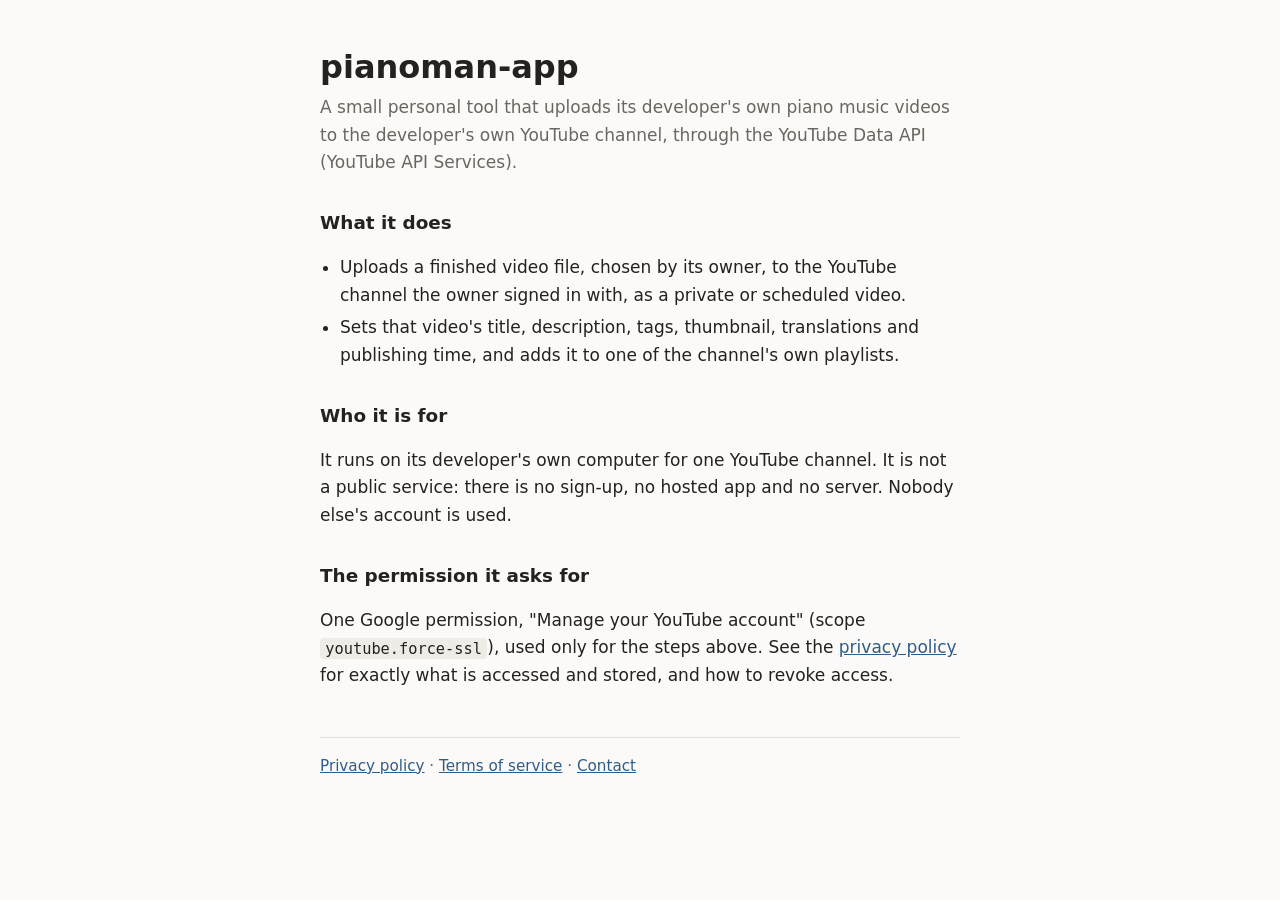
<file: index.html>
<!doctype html>
<html lang="en">
<head>
<meta charset="utf-8">
<meta name="viewport" content="width=device-width, initial-scale=1">
<title>pianoman-app</title>
<meta name="description" content="pianoman-app: a personal tool that uploads its developer's own piano videos to the developer's own YouTube channel.">
<link rel="stylesheet" href="style.css">
</head>
<body>
<main>
<h1>pianoman-app</h1>
<p class="lead">A small personal tool that uploads its developer's own piano music videos to the developer's own
YouTube channel, through the YouTube Data API (YouTube API Services).</p>

<h2>What it does</h2>
<ul>
<li>Uploads a finished video file, chosen by its owner, to the YouTube channel the owner signed in with, as a
private or scheduled video.</li>
<li>Sets that video's title, description, tags, thumbnail, translations and publishing time, and adds it to one of
the channel's own playlists.</li>
</ul>

<h2>Who it is for</h2>
<p>It runs on its developer's own computer for one YouTube channel. It is not a public service: there is no sign-up,
no hosted app and no server. Nobody else's account is used.</p>

<h2>The permission it asks for</h2>
<p>One Google permission, "Manage your YouTube account" (scope <code>youtube.force-ssl</code>), used only for the
steps above. See the <a href="privacy.html">privacy policy</a> for exactly what is accessed and stored, and how to
revoke access.</p>

<footer>
<a href="privacy.html">Privacy policy</a> · <a href="terms.html">Terms of service</a> ·
<a href="https://github.com/audunlk/pianoman-app/issues">Contact</a>
</footer>
</main>
</body>
</html>
</file>
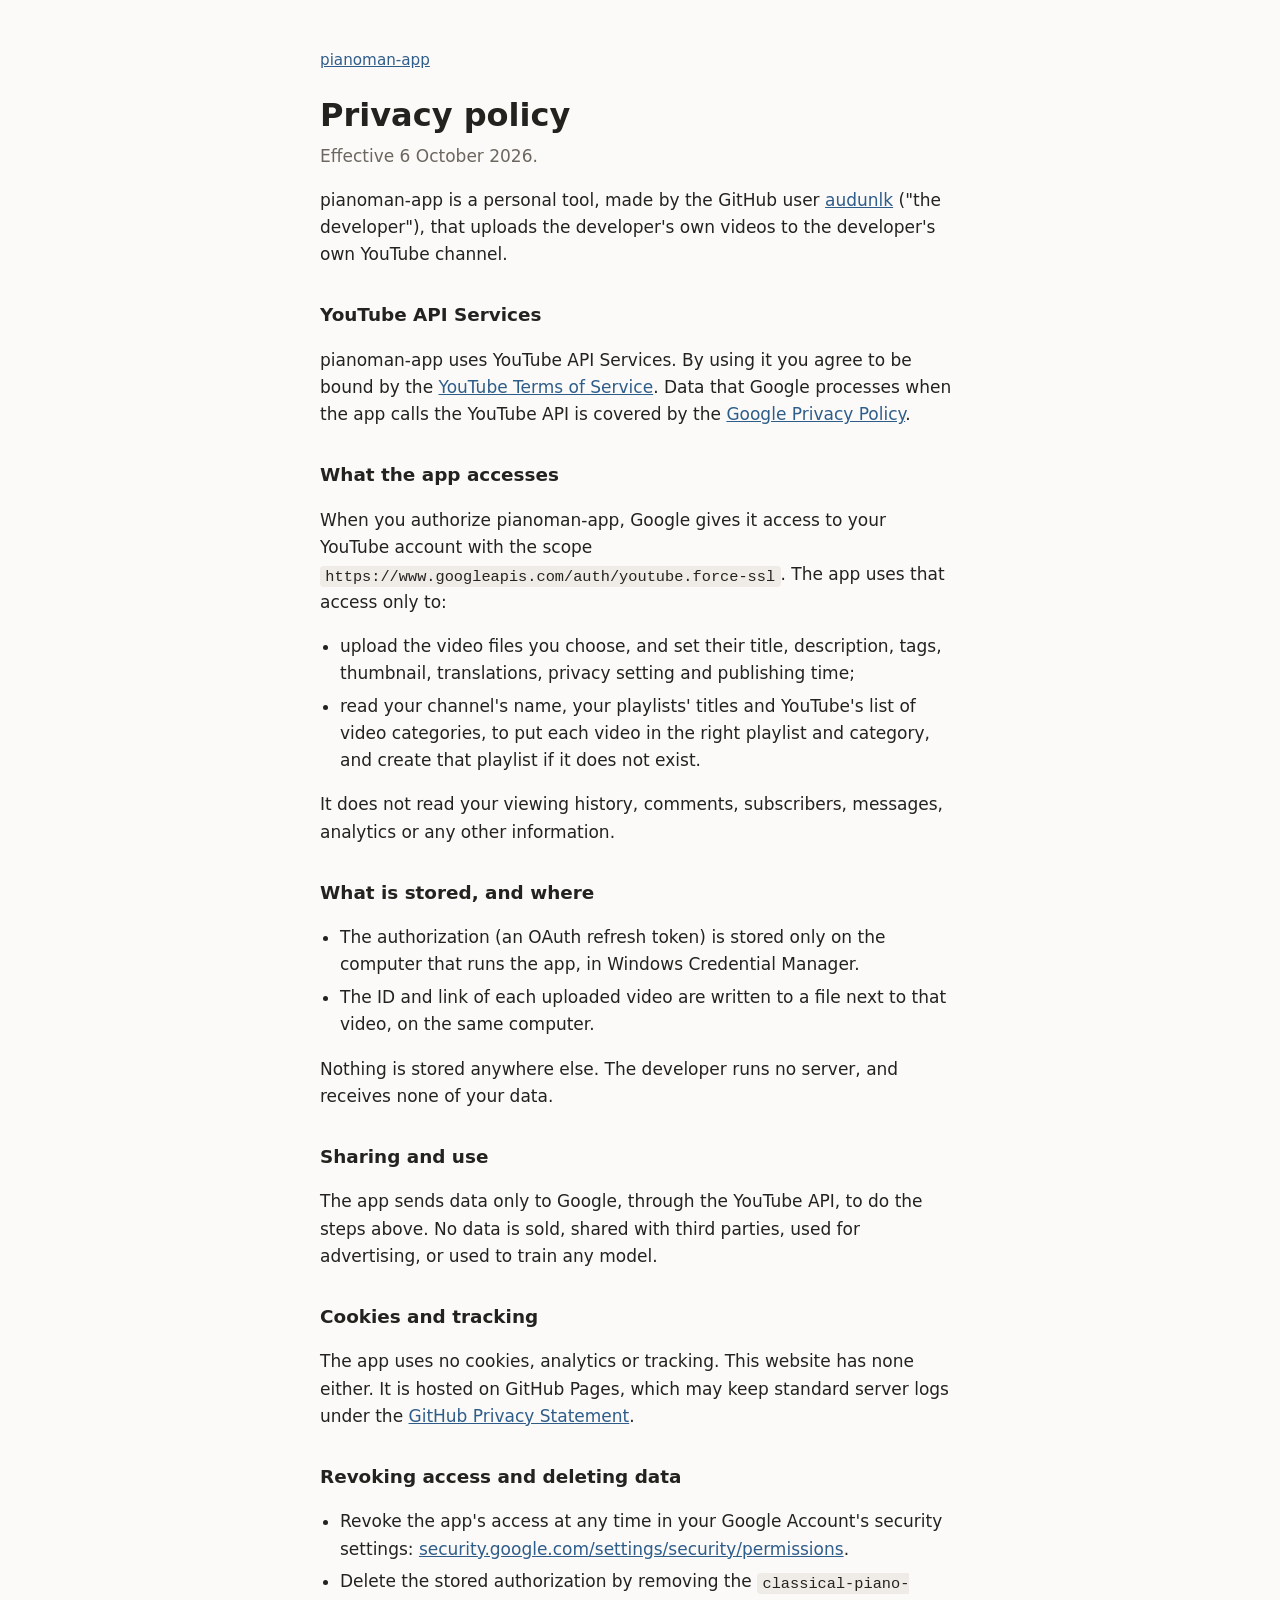
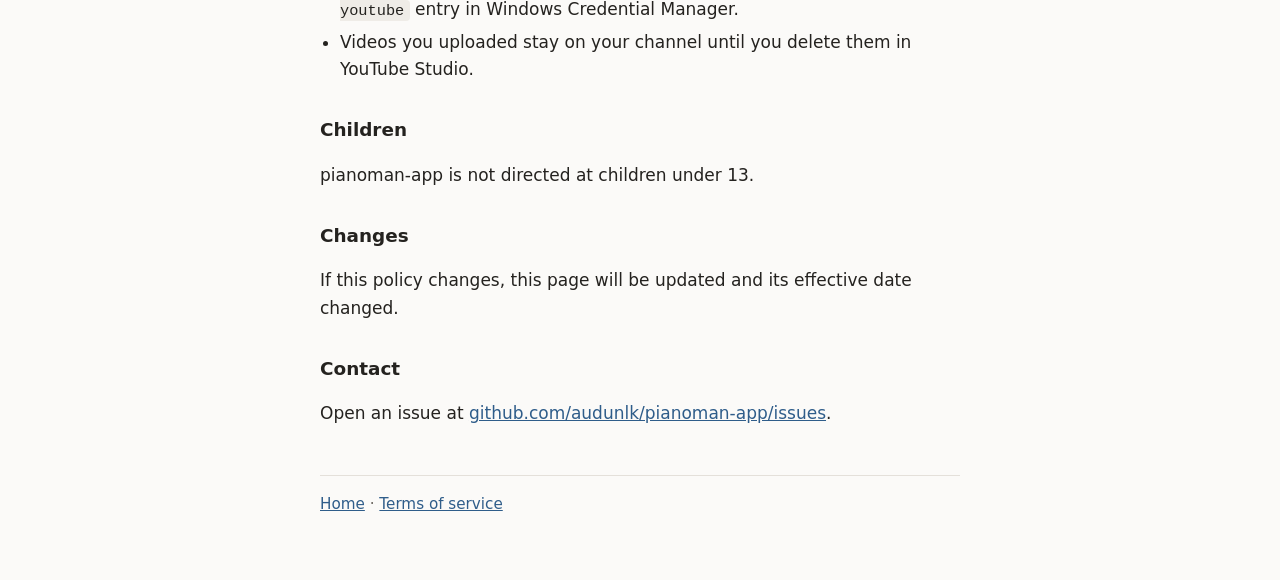
<file: privacy.html>
<!doctype html>
<html lang="en">
<head>
<meta charset="utf-8">
<meta name="viewport" content="width=device-width, initial-scale=1">
<title>Privacy policy · pianoman-app</title>
<link rel="stylesheet" href="style.css">
</head>
<body>
<main>
<p class="crumb"><a href="./">pianoman-app</a></p>
<h1>Privacy policy</h1>
<p class="lead">Effective 6 October 2026.</p>

<p>pianoman-app is a personal tool, made by the GitHub user <a href="https://github.com/audunlk">audunlk</a>
("the developer"), that uploads the developer's own videos to the developer's own YouTube channel.</p>

<h2>YouTube API Services</h2>
<p>pianoman-app uses YouTube API Services. By using it you agree to be bound by the
<a href="https://www.youtube.com/t/terms">YouTube Terms of Service</a>. Data that Google processes when the app calls
the YouTube API is covered by the <a href="https://www.google.com/policies/privacy">Google Privacy Policy</a>.</p>

<h2>What the app accesses</h2>
<p>When you authorize pianoman-app, Google gives it access to your YouTube account with the scope
<code>https://www.googleapis.com/auth/youtube.force-ssl</code>. The app uses that access only to:</p>
<ul>
<li>upload the video files you choose, and set their title, description, tags, thumbnail, translations, privacy
setting and publishing time;</li>
<li>read your channel's name, your playlists' titles and YouTube's list of video categories, to put each video in
the right playlist and category, and create that playlist if it does not exist.</li>
</ul>
<p>It does not read your viewing history, comments, subscribers, messages, analytics or any other information.</p>

<h2>What is stored, and where</h2>
<ul>
<li>The authorization (an OAuth refresh token) is stored only on the computer that runs the app, in Windows
Credential Manager.</li>
<li>The ID and link of each uploaded video are written to a file next to that video, on the same computer.</li>
</ul>
<p>Nothing is stored anywhere else. The developer runs no server, and receives none of your data.</p>

<h2>Sharing and use</h2>
<p>The app sends data only to Google, through the YouTube API, to do the steps above. No data is sold, shared with
third parties, used for advertising, or used to train any model.</p>

<h2>Cookies and tracking</h2>
<p>The app uses no cookies, analytics or tracking. This website has none either. It is hosted on GitHub Pages, which
may keep standard server logs under the
<a href="https://docs.github.com/en/site-policy/privacy-policies/github-general-privacy-statement">GitHub Privacy
Statement</a>.</p>

<h2>Revoking access and deleting data</h2>
<ul>
<li>Revoke the app's access at any time in your Google Account's security settings:
<a href="https://security.google.com/settings/security/permissions">security.google.com/settings/security/permissions</a>.</li>
<li>Delete the stored authorization by removing the <code>classical-piano-youtube</code> entry in Windows
Credential Manager.</li>
<li>Videos you uploaded stay on your channel until you delete them in YouTube Studio.</li>
</ul>

<h2>Children</h2>
<p>pianoman-app is not directed at children under 13.</p>

<h2>Changes</h2>
<p>If this policy changes, this page will be updated and its effective date changed.</p>

<h2>Contact</h2>
<p>Open an issue at <a href="https://github.com/audunlk/pianoman-app/issues">github.com/audunlk/pianoman-app/issues</a>.</p>

<footer>
<a href="./">Home</a> · <a href="terms.html">Terms of service</a>
</footer>
</main>
</body>
</html>
</file>
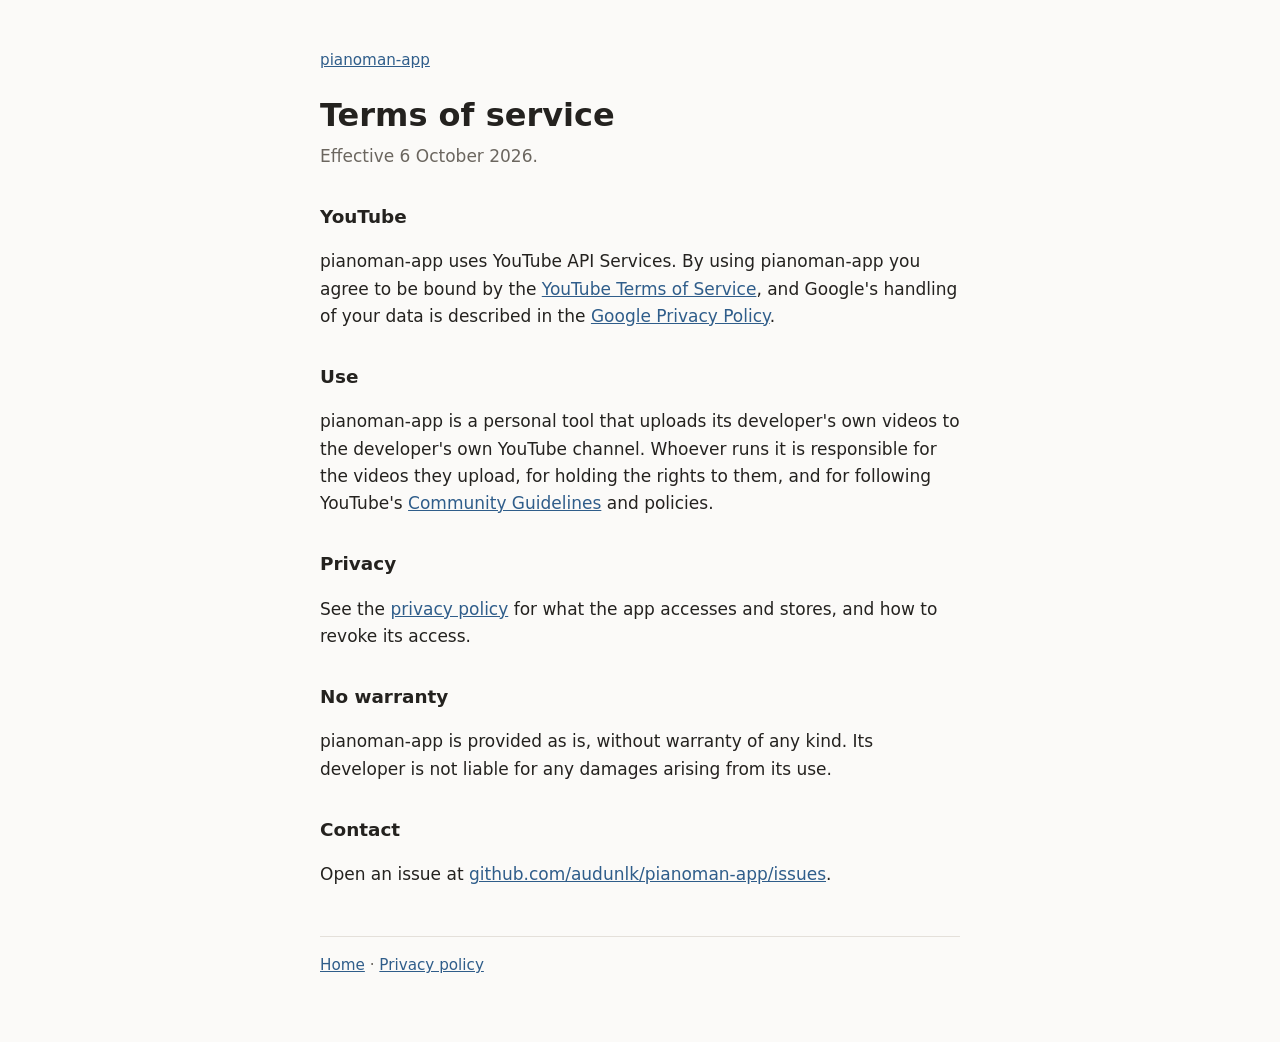
<file: terms.html>
<!doctype html>
<html lang="en">
<head>
<meta charset="utf-8">
<meta name="viewport" content="width=device-width, initial-scale=1">
<title>Terms of service · pianoman-app</title>
<link rel="stylesheet" href="style.css">
</head>
<body>
<main>
<p class="crumb"><a href="./">pianoman-app</a></p>
<h1>Terms of service</h1>
<p class="lead">Effective 6 October 2026.</p>

<h2>YouTube</h2>
<p>pianoman-app uses YouTube API Services. By using pianoman-app you agree to be bound by the
<a href="https://www.youtube.com/t/terms">YouTube Terms of Service</a>, and Google's handling of your data is
described in the <a href="https://www.google.com/policies/privacy">Google Privacy Policy</a>.</p>

<h2>Use</h2>
<p>pianoman-app is a personal tool that uploads its developer's own videos to the developer's own YouTube channel.
Whoever runs it is responsible for the videos they upload, for holding the rights to them, and for following
YouTube's <a href="https://www.youtube.com/howyoutubeworks/policies/community-guidelines/">Community Guidelines</a>
and policies.</p>

<h2>Privacy</h2>
<p>See the <a href="privacy.html">privacy policy</a> for what the app accesses and stores, and how to revoke its
access.</p>

<h2>No warranty</h2>
<p>pianoman-app is provided as is, without warranty of any kind. Its developer is not liable for any damages arising
from its use.</p>

<h2>Contact</h2>
<p>Open an issue at <a href="https://github.com/audunlk/pianoman-app/issues">github.com/audunlk/pianoman-app/issues</a>.</p>

<footer>
<a href="./">Home</a> · <a href="privacy.html">Privacy policy</a>
</footer>
</main>
</body>
</html>
</file>
<file: style.css>
:root {
  --bg: #fbfaf8;
  --text: #24221f;
  --muted: #6b665f;
  --link: #2f5d8a;
  --rule: #e4e0da;
  --code: #efece7;
}
@media (prefers-color-scheme: dark) {
  :root {
    --bg: #161514;
    --text: #e9e6e1;
    --muted: #a39d94;
    --link: #8db6dd;
    --rule: #2e2c29;
    --code: #24221f;
  }
}
* { box-sizing: border-box; }
body {
  margin: 0;
  background: var(--bg);
  color: var(--text);
  font: 17px/1.6 system-ui, -apple-system, "Segoe UI", Roboto, sans-serif;
}
main { max-width: 42rem; margin: 0 auto; padding: 3rem 1rem 4rem; }
h1 { font-size: 2rem; line-height: 1.2; margin: 0 0 0.5rem; }
h2 { font-size: 1.15rem; margin: 2rem 0 0.5rem; }
.lead { color: var(--muted); margin-top: 0; }
.crumb { margin: 0 0 1.5rem; font-size: 0.95rem; }
a { color: var(--link); }
code { background: var(--code); padding: 0.1em 0.35em; border-radius: 4px; font-size: 0.9em; overflow-wrap: anywhere; }
ul { padding-left: 1.25rem; }
li { margin: 0.35rem 0; }
footer { margin-top: 3rem; padding-top: 1rem; border-top: 1px solid var(--rule); color: var(--muted); font-size: 0.95rem; }
</file>
